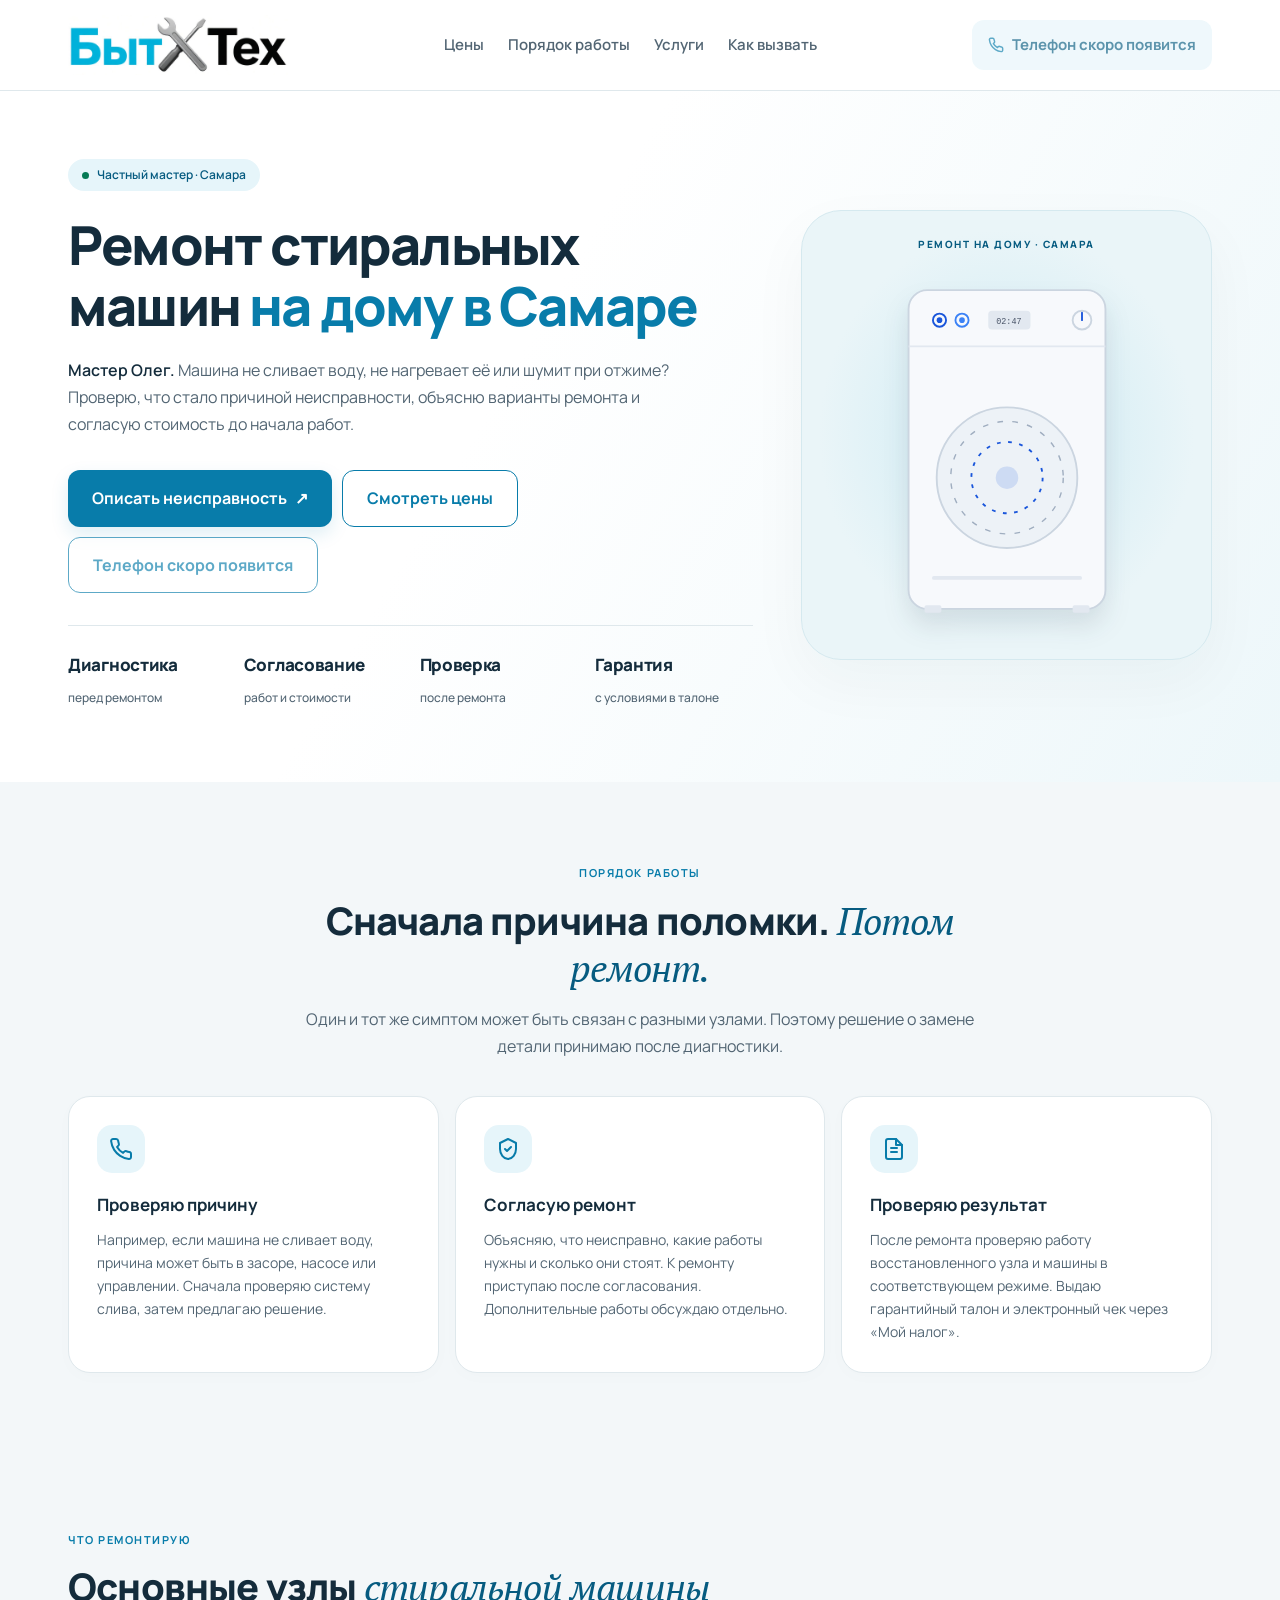
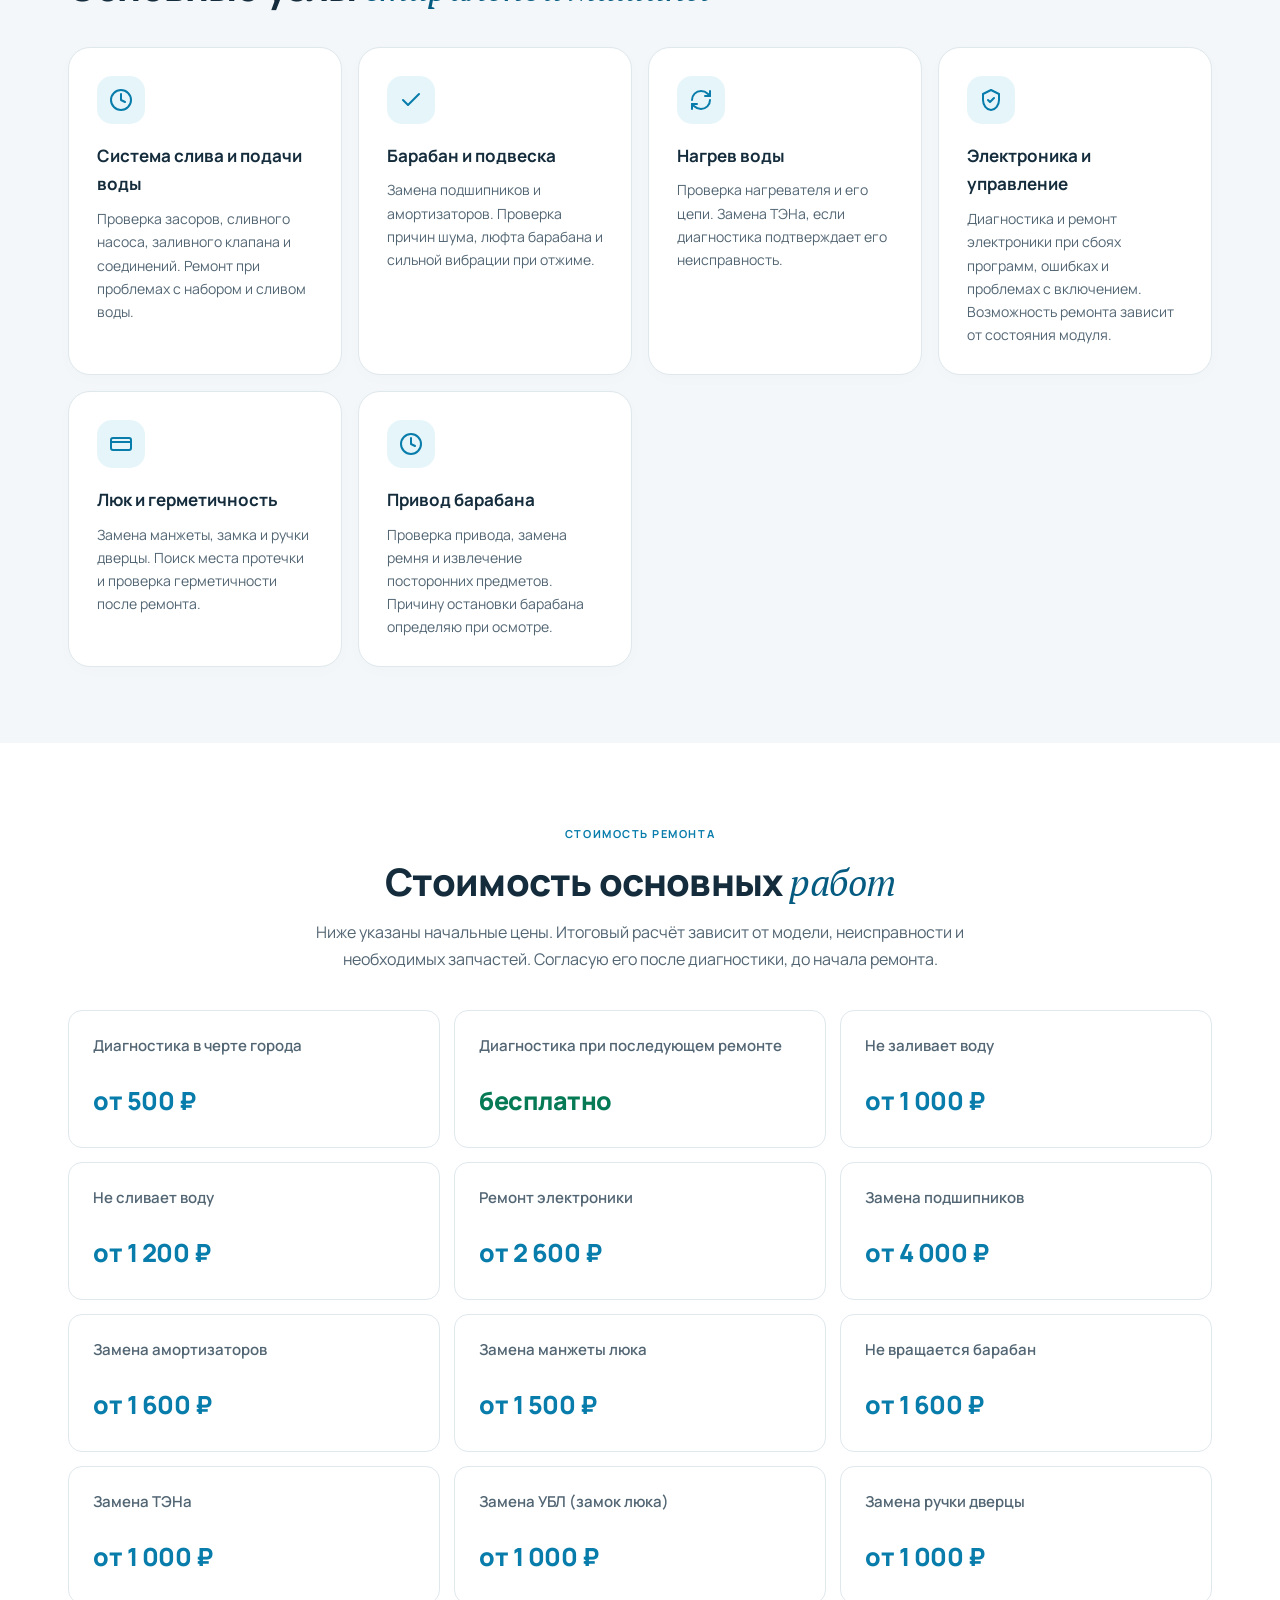
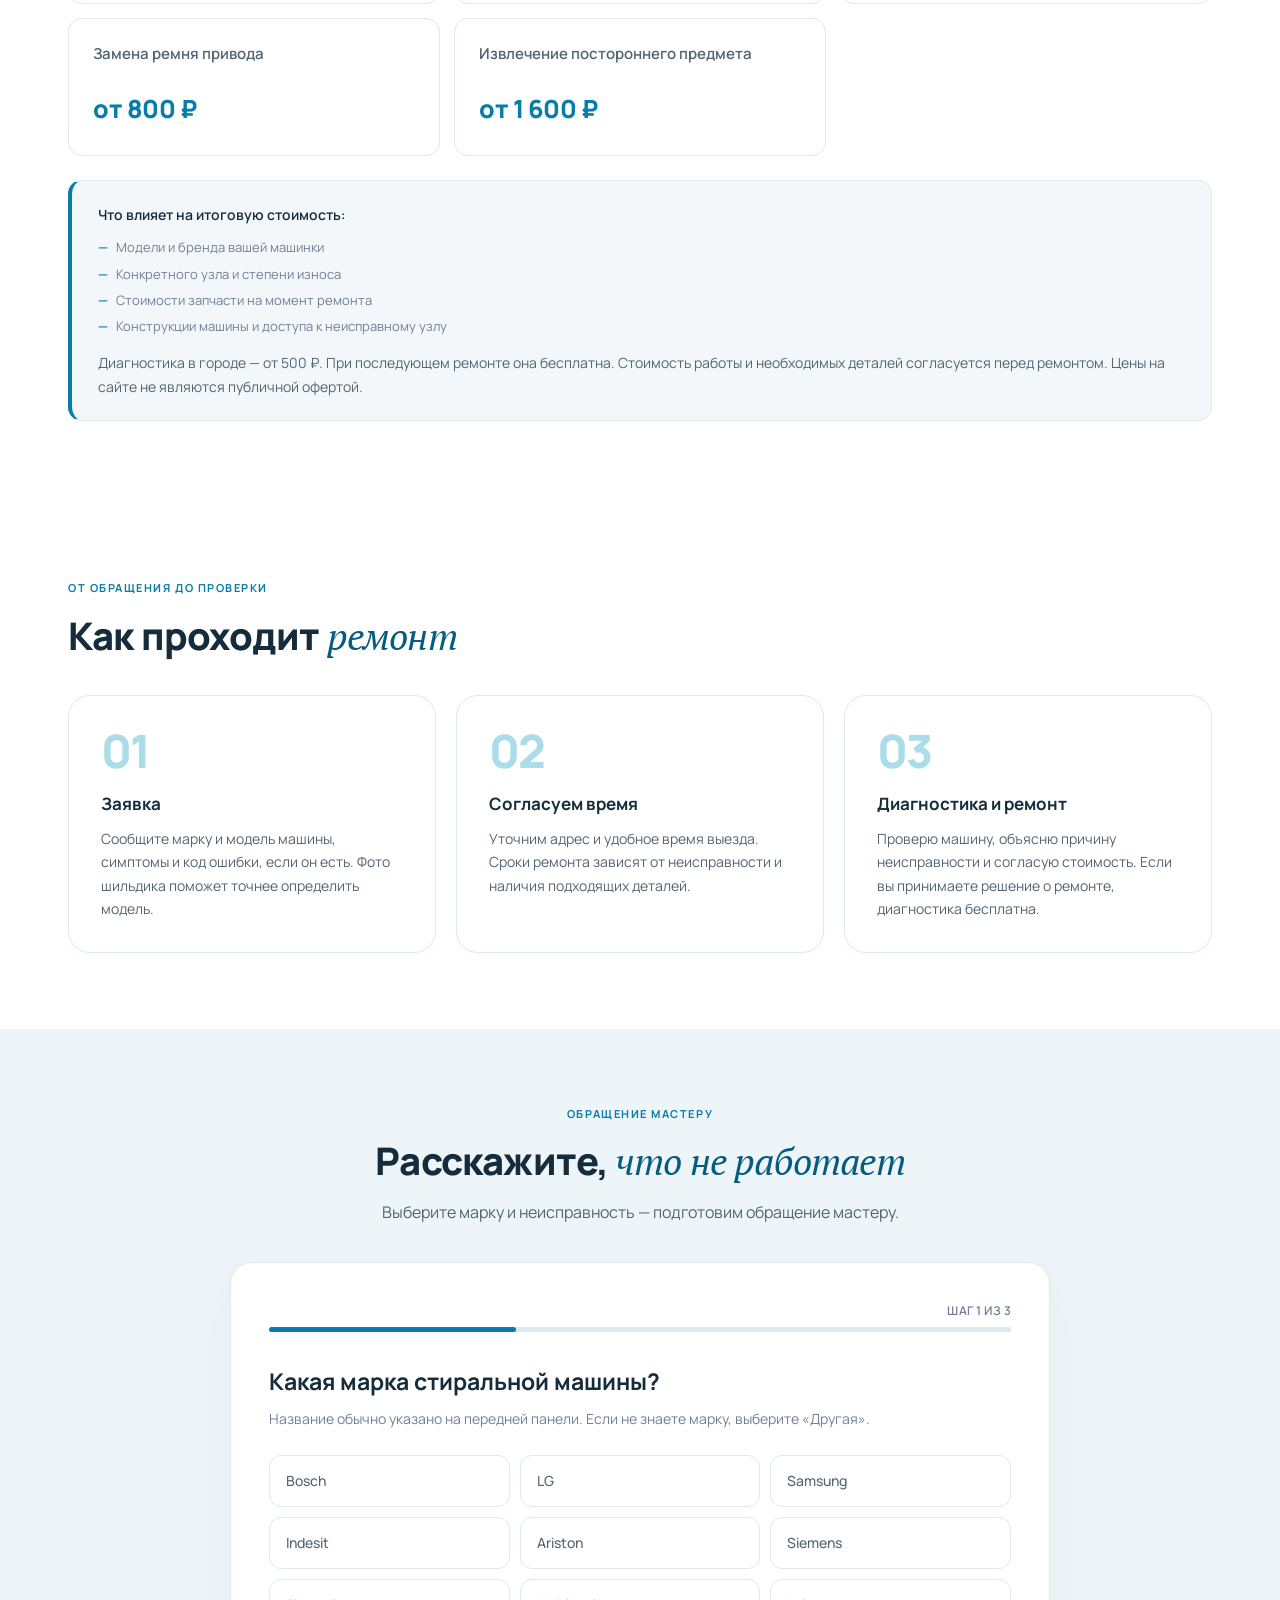
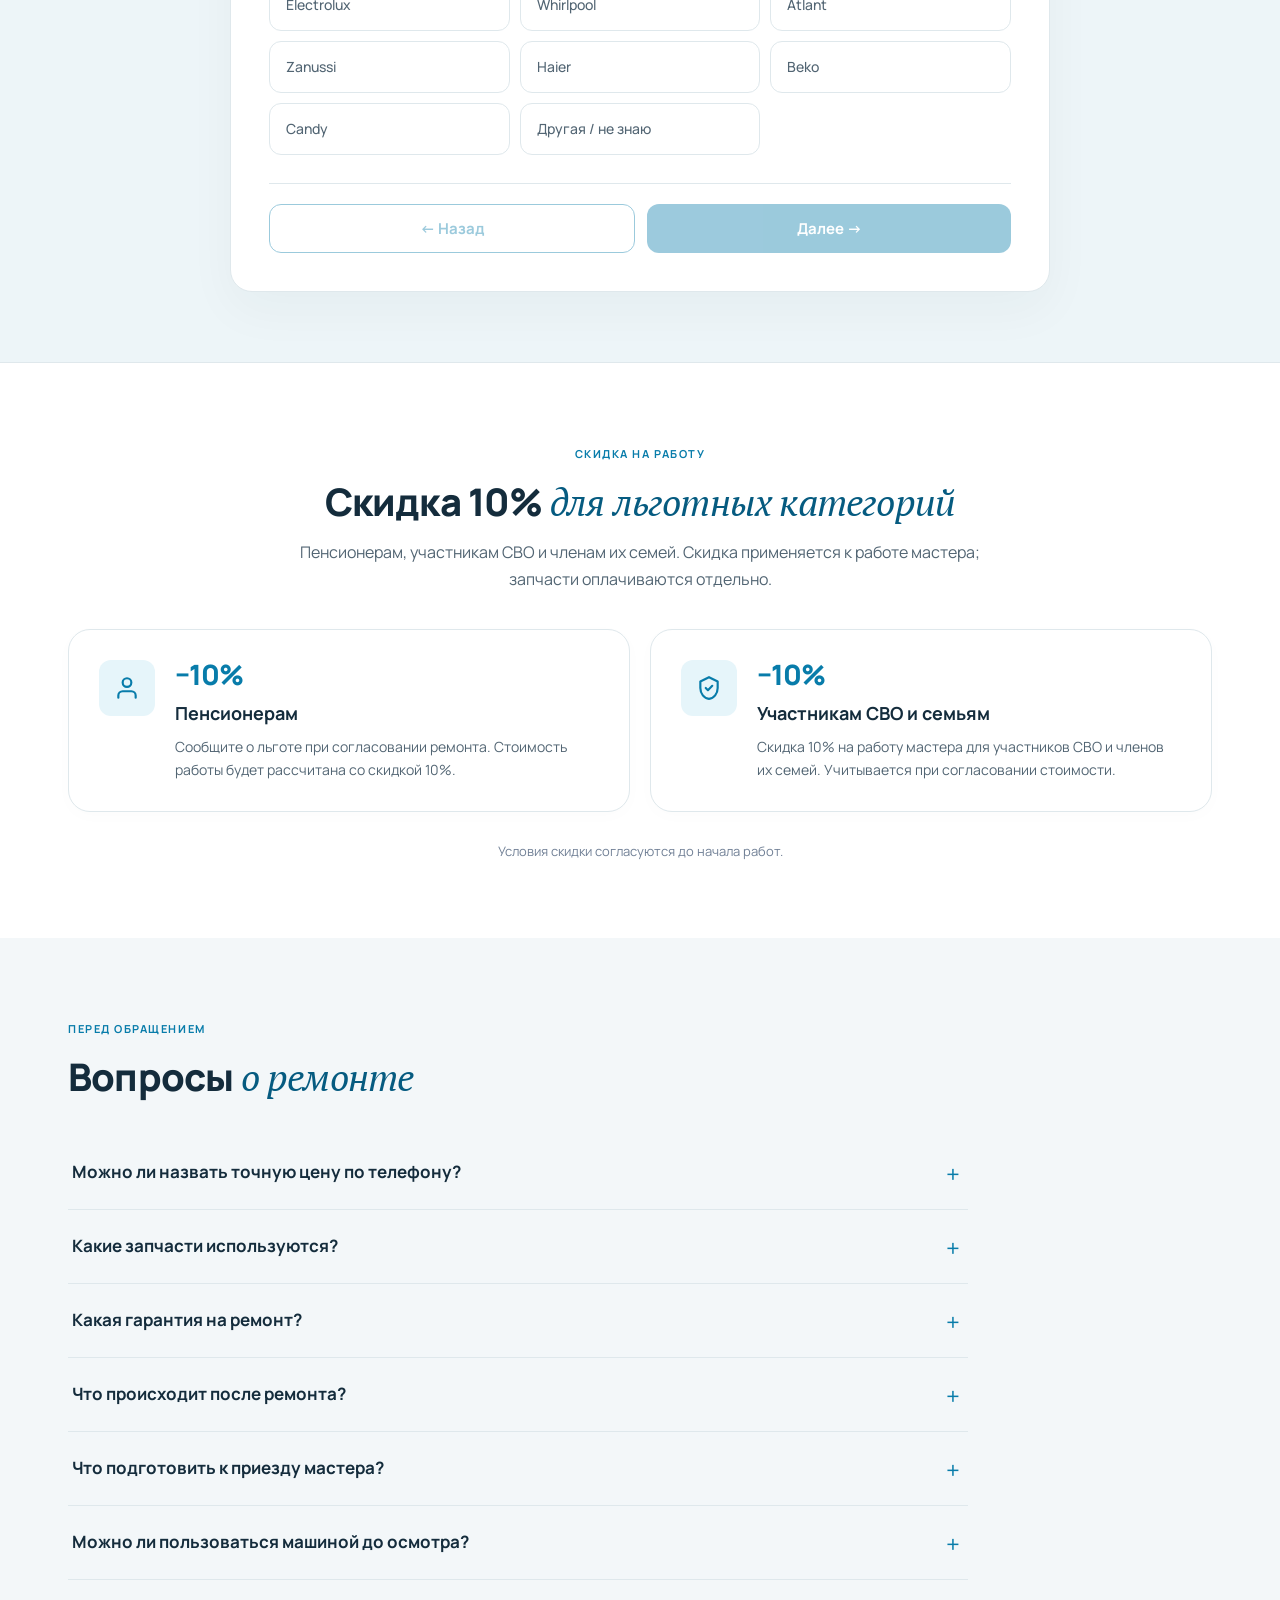
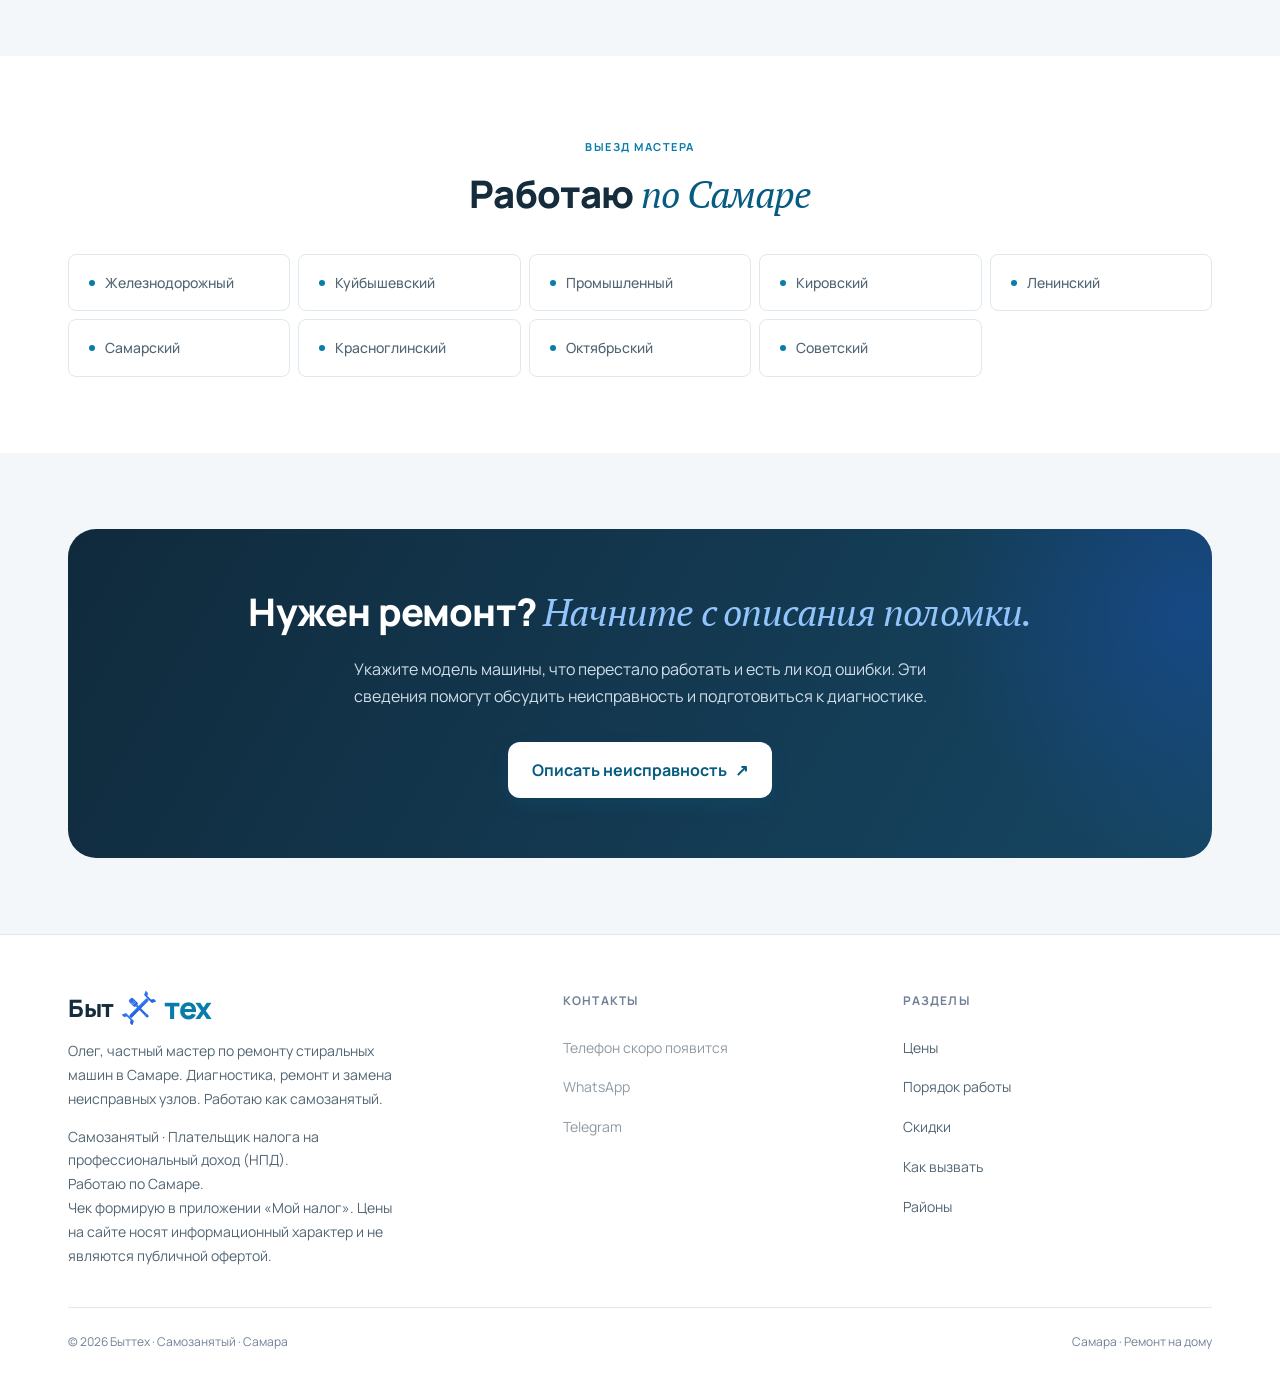
<file: bytteh/index.html>
<!DOCTYPE html>
<html lang="ru">
<head>
<meta charset="UTF-8" />
<meta name="viewport" content="width=device-width, initial-scale=1.0, viewport-fit=cover" />
<title>БытТех — ремонт стиральных машин на дому в Самаре</title>
<meta name="description" content="Ремонт стиральных машин на дому в Самаре. Диагностика, ремонт электроники, замена подшипников, насоса и ТЭНа. Стоимость согласуется до начала работ. Мастер Олег." />
<meta name="theme-color" content="#ffffff" />

<link rel="preconnect" href="https://fonts.googleapis.com">
<link rel="preconnect" href="https://fonts.gstatic.com" crossorigin>
<link href="https://fonts.googleapis.com/css2?family=Manrope:wght@400;500;600;700;800&family=PT+Serif:ital@0;1&display=swap" rel="stylesheet">

<style>
  :root{
    --bg:#ffffff;
    --bg-alt:#f7f9fc;
    --bg-dark:#0b1a33;
    --text:#1a2332;
    --text-2:#4a5568;
    --muted:#718096;
    --muted-2:#a0aec0;
    --blue:#1a56db;
    --blue-dark:#1e429f;
    --blue-light:#e1effe;
    --blue-mid:#c3ddfd;
    --border:#e2e8f0;
    --border-2:#cbd5e0;
    --green:#057a55;
    --green-bg:#def7ec;
    --radius:10px;
    --radius-lg:16px;
    --shadow:0 1px 3px rgba(0,0,0,.08),0 1px 2px rgba(0,0,0,.04);
    --shadow-md:0 4px 12px rgba(0,0,0,.08);
    --shadow-lg:0 10px 30px rgba(0,0,0,.1);
  }

  *{box-sizing:border-box;margin:0;padding:0}
  html{scroll-behavior:smooth;-webkit-text-size-adjust:100%}
  body{font-family:'Manrope',-apple-system,BlinkMacSystemFont,sans-serif;
    background:var(--bg);color:var(--text);line-height:1.65;
    -webkit-font-smoothing:antialiased;overflow-x:hidden;font-size:16px}
  a{color:inherit;text-decoration:none}
  button{font-family:inherit}
  img{max-width:100%;display:block}
  .container{max-width:1180px;margin:0 auto;padding:0 20px}

  /* HEADER + LOGO */
  .header{position:sticky;top:0;z-index:100;background:rgba(255,255,255,.95);
    backdrop-filter:blur(12px);border-bottom:1px solid var(--border);
    transition:box-shadow .3s}
  .header.scrolled{box-shadow:0 2px 12px rgba(0,0,0,.06)}
  .header-inner{display:flex;align-items:center;justify-content:space-between;
    gap:20px;padding:12px 0}
  .logo{display:flex;align-items:center;gap:8px;flex-shrink:0;
    transition:opacity .25s}
  .logo:hover{opacity:.85}
  .logo-word{font-family:'Manrope',sans-serif;font-weight:800;
    letter-spacing:-.5px;line-height:1;color:var(--text)}
  .logo-word--byt{font-size:24px}
  .logo-word--teh{font-size:30px;color:var(--blue);letter-spacing:-1px}
  .logo-icon{width:34px;height:34px;flex-shrink:0;color:var(--blue);
    display:block}
  @media (max-width:520px){
    .logo-word--byt{font-size:20px}
    .logo-word--teh{font-size:24px}
    .logo-icon{width:28px;height:28px}
    .logo{gap:6px}
  }
  .header-nav{display:flex;gap:28px;font-size:15px;font-weight:500;
    color:var(--text-2)}
  .header-nav a{transition:color .2s}
  .header-nav a:hover{color:var(--blue)}
  .header-phone{display:flex;align-items:center;gap:8px;font-weight:700;
    font-size:15px;color:var(--text);white-space:nowrap}
  .header-phone svg{color:var(--blue);flex-shrink:0}
  @media (max-width:900px){.header-nav{display:none}}
  @media (max-width:480px){
    .header-phone span{display:none}
    .header-inner{padding:10px 0}
  }

  /* BUTTONS */
  .btn{display:inline-flex;align-items:center;justify-content:center;gap:8px;
    padding:13px 26px;border-radius:8px;font-weight:600;font-size:15px;
    border:none;cursor:pointer;transition:all .25s;white-space:nowrap;
    font-family:'Manrope',sans-serif;text-align:center}
  .btn-primary{background:var(--blue);color:#fff}
  .btn-primary:hover{background:var(--blue-dark);
    box-shadow:0 4px 14px rgba(26,86,219,.35)}
  .btn-outline{background:transparent;color:var(--blue);
    border:1.5px solid var(--blue)}
  .btn-outline:hover{background:var(--blue-light)}
  .btn-lg{padding:16px 32px;font-size:16px}
  .btn-block{width:100%}

  /* QUIZ */
  .quiz-section{padding:40px 0 60px;background:var(--bg-alt);
    border-bottom:1px solid var(--border)}
  .quiz-card{max-width:720px;margin:0 auto;background:#fff;
    border:1px solid var(--border);border-radius:var(--radius-lg);
    padding:40px;box-shadow:var(--shadow-md)}
  .quiz-progress{position:relative;height:3px;background:var(--border);
    border-radius:100px;margin-bottom:32px;overflow:hidden}
  .quiz-progress-fill{position:absolute;inset:0;width:33%;border-radius:100px;
    background:var(--blue);transition:width .4s ease}
  .quiz-count{position:absolute;top:-28px;right:0;font-size:12px;
    color:var(--muted);letter-spacing:.04em;text-transform:uppercase;
    font-weight:600}
  .quiz-step{display:none}
  .quiz-step.active{display:block;animation:fadeUp .35s ease}
  @keyframes fadeUp{from{opacity:0;transform:translateY(8px)}
    to{opacity:1;transform:translateY(0)}}
  .quiz-step h3{font-size:20px;font-weight:700;margin-bottom:6px}
  .quiz-step > p{color:var(--muted);font-size:14px;margin-bottom:24px}
  .quiz-grid{display:grid;grid-template-columns:repeat(auto-fill,minmax(130px,1fr));
    gap:8px}
  .quiz-opt{padding:13px 16px;border-radius:8px;background:#fff;
    border:1.5px solid var(--border);color:var(--text-2);font-size:14px;
    font-weight:500;font-family:inherit;cursor:pointer;transition:all .2s;
    text-align:left;display:flex;align-items:center;gap:8px;line-height:1.3}
  .quiz-opt:hover{border-color:var(--blue-mid);background:var(--blue-light)}
  .quiz-opt.selected{border-color:var(--blue);background:var(--blue-light);
    color:var(--blue-dark);font-weight:600}
  .quiz-opt .emoji{font-size:16px;flex-shrink:0}
  .quiz-form{display:grid;gap:10px}
  .quiz-form input,.quiz-form textarea{width:100%;padding:14px 16px;
    border-radius:8px;background:#fff;border:1.5px solid var(--border);
    color:var(--text);font-size:15px;font-family:inherit;transition:border .2s}
  .quiz-form input:focus,.quiz-form textarea:focus{outline:none;
    border-color:var(--blue);box-shadow:0 0 0 3px var(--blue-light)}
  .quiz-form input::placeholder,.quiz-form textarea::placeholder{color:var(--muted-2)}
  .quiz-nav{display:flex;justify-content:space-between;gap:12px;margin-top:28px;
    padding-top:20px;border-top:1px solid var(--border)}
  .quiz-nav .btn{flex:1}
  .quiz-nav .btn:disabled{opacity:.4;cursor:not-allowed}
  .quiz-success{text-align:center;padding:16px 0}
  .quiz-success .check{width:64px;height:64px;margin:0 auto 18px;border-radius:50%;
    background:var(--green-bg);display:grid;place-items:center;color:var(--green)}
  .quiz-summary{display:grid;gap:6px;padding:16px 18px;border-radius:8px;
    background:var(--bg-alt);border:1px solid var(--border);
    margin-bottom:18px;font-size:14px}
  .quiz-summary-row{display:flex;justify-content:space-between;gap:16px}
  .quiz-summary-row span:first-child{color:var(--muted)}
  .quiz-summary-row span:last-child{color:var(--text);font-weight:600;
    text-align:right}
  @media (max-width:560px){
    .quiz-card{padding:24px 18px}
    .quiz-grid{grid-template-columns:1fr 1fr}
    .quiz-opt{padding:11px 12px;font-size:13px}
    .quiz-nav{flex-direction:column-reverse}
  }

  /* HERO */
  .hero{padding:60px 0 70px}
  .hero-grid{display:grid;grid-template-columns:1.1fr .9fr;gap:50px;
    align-items:center}
  .hero-badge{display:inline-flex;align-items:center;gap:8px;padding:6px 14px;
    border-radius:100px;font-size:13px;background:var(--blue-light);
    color:var(--blue-dark);font-weight:600;margin-bottom:22px}
  .hero-badge::before{content:'';width:7px;height:7px;border-radius:50%;
    background:var(--green);flex-shrink:0}
  .hero h1{font-size:clamp(30px,4vw,48px);line-height:1.1;font-weight:800;
    letter-spacing:-1px;margin-bottom:20px}
  .hero h1 span{color:var(--blue)}
  .hero-lead{color:var(--text-2);font-size:17px;max-width:520px;
    margin-bottom:32px;line-height:1.7}
  .hero-lead b{color:var(--text);font-weight:600}
  .hero-cta{display:flex;gap:12px;flex-wrap:wrap;margin-bottom:40px}
  .hero-stats{display:grid;grid-template-columns:repeat(4,1fr);gap:20px;
    padding-top:28px;border-top:1px solid var(--border)}
  .stat b{display:block;font-size:clamp(22px,2.6vw,30px);font-weight:800;
    letter-spacing:-1px;line-height:1;margin-bottom:6px;color:var(--text)}
  .stat b.blue{color:var(--blue)}
  .stat span{font-size:12px;color:var(--muted);text-transform:uppercase;
    letter-spacing:.04em;font-weight:500}

  .hero-visual{position:relative;display:flex;align-items:center;
    justify-content:center}
  .hero-visual svg{width:100%;max-width:380px;height:auto}

  @media (max-width:960px){
    .hero-grid{grid-template-columns:1fr;gap:32px}
    .hero-visual{order:-1;max-width:300px;margin:0 auto}
    .hero{padding:40px 0 50px}
  }
  @media (max-width:520px){
    .hero-cta{flex-direction:column}
    .hero-cta .btn{width:100%}
    .hero-stats{grid-template-columns:1fr 1fr;gap:16px}
  }

  /* SECTIONS */
  .section{padding:80px 0}
  .section-alt{background:var(--bg-alt)}
  .section-head{max-width:700px;margin-bottom:56px}
  .section-head.center{text-align:center;margin-left:auto;margin-right:auto}
  .section-label{display:inline-block;font-size:13px;font-weight:700;
    color:var(--blue);text-transform:uppercase;letter-spacing:.08em;
    margin-bottom:14px}
  .section-head h2{font-size:clamp(26px,3.2vw,38px);font-weight:800;
    letter-spacing:-.8px;line-height:1.15;margin-bottom:14px}
  .section-head h2 em{font-family:'PT Serif',serif;font-style:italic;
    font-weight:400;color:var(--blue)}
  .section-head p{color:var(--text-2);font-size:16px;line-height:1.7}

  /* REVEAL */
  .reveal{opacity:0;transform:translateY(30px);
    transition:opacity .7s ease,transform .7s ease}
  .reveal.in{opacity:1;transform:translateY(0)}

  /* FEATURES */
  .features{display:grid;grid-template-columns:repeat(auto-fit,minmax(240px,1fr));
    gap:20px}
  .feature{background:#fff;border:1px solid var(--border);
    border-radius:var(--radius-lg);padding:28px;transition:all .3s}
  .feature:hover{border-color:var(--blue-mid);box-shadow:var(--shadow-md);
    transform:translateY(-3px)}
  .feature-icon{width:48px;height:48px;border-radius:10px;
    background:var(--blue-light);display:grid;place-items:center;
    color:var(--blue);margin-bottom:18px}
  .feature h3{font-size:17px;font-weight:700;margin-bottom:8px}
  .feature p{font-size:14px;color:var(--text-2);line-height:1.65}

  /* DISCOUNTS */
  .discounts{display:grid;grid-template-columns:1fr 1fr;gap:20px;
    max-width:860px;margin:0 auto}
  .discount-card{background:#fff;border:1px solid var(--border);
    border-radius:var(--radius-lg);padding:32px;display:flex;
    align-items:flex-start;gap:20px;transition:all .3s}
  .discount-card:hover{border-color:var(--blue-mid);
    box-shadow:var(--shadow-md)}
  .discount-icon{width:56px;height:56px;border-radius:12px;
    background:var(--blue-light);display:grid;place-items:center;
    color:var(--blue);flex-shrink:0}
  .discount-info h3{font-size:18px;font-weight:700;margin-bottom:6px}
  .discount-info .pct{font-size:28px;font-weight:800;color:var(--blue);
    letter-spacing:-1px;line-height:1;margin-bottom:10px}
  .discount-info p{font-size:14px;color:var(--text-2);line-height:1.65}
  @media (max-width:640px){
    .discounts{grid-template-columns:1fr}
    .discount-card{padding:24px;flex-direction:column;gap:14px}
  }

  /* PRICES */
  .price-grid{display:grid;
    grid-template-columns:repeat(auto-fill,minmax(260px,1fr));gap:12px}
  .price-card{background:#fff;border:1px solid var(--border);
    border-radius:var(--radius);padding:22px;display:flex;
    flex-direction:column;justify-content:space-between;min-height:150px;
    transition:all .25s}
  .price-card:hover{border-color:var(--blue-mid);box-shadow:var(--shadow-md)}
  .price-card h3{font-size:15px;font-weight:600;line-height:1.45;
    margin-bottom:12px;color:var(--text-2)}
  .price-val{font-size:22px;font-weight:800;color:var(--blue);
    letter-spacing:-.5px;margin-top:auto}
  .price-val.free{color:var(--green)}
  .price-note{max-width:800px;margin:36px auto 0;padding:22px 26px;
    background:var(--bg-alt);border:1px solid var(--border);
    border-radius:var(--radius);font-size:14px;color:var(--text-2);
    line-height:1.7}
  .price-note strong{color:var(--text);font-weight:600}
  .price-note ul{list-style:none;padding:0;margin:10px 0 14px;
    display:grid;gap:4px}
  .price-note li{display:flex;gap:8px;font-size:13px;color:var(--muted)}
  .price-note li::before{content:'—';color:var(--blue);flex-shrink:0;
    font-weight:600}

  /* PILLS */
  .pills{display:flex;flex-wrap:wrap;gap:8px;justify-content:center;
    max-width:900px;margin:0 auto}
  .pill{padding:10px 20px;background:#fff;border:1px solid var(--border);
    border-radius:100px;font-size:14px;font-weight:500;color:var(--text-2);
    transition:all .2s}
  .pill:hover{border-color:var(--blue);color:var(--blue);
    background:var(--blue-light)}

  /* STEPS */
  .steps{display:grid;grid-template-columns:repeat(3,1fr);gap:20px}
  .step{background:#fff;border:1px solid var(--border);
    border-radius:var(--radius-lg);padding:32px;position:relative}
  .step-num{font-size:40px;font-weight:800;color:var(--blue-mid);
    line-height:1;letter-spacing:-2px;margin-bottom:16px}
  .step h3{font-size:17px;font-weight:700;margin-bottom:8px}
  .step p{font-size:14px;color:var(--text-2);line-height:1.65}
  @media (max-width:760px){.steps{grid-template-columns:1fr;gap:14px}}

  /* WARNINGS */
  .warnings{display:grid;grid-template-columns:1fr 1fr;gap:14px;
    max-width:960px;margin:0 auto}
  .warning{display:flex;gap:14px;padding:22px;background:#fff;
    border:1px solid var(--border);border-radius:var(--radius);
    transition:all .25s}
  .warning:hover{border-color:var(--blue-mid)}
  .warning-icon{font-size:20px;line-height:1.2;flex-shrink:0}
  .warning p{font-size:14px;color:var(--text-2);line-height:1.65}
  .warning strong{color:var(--text);font-weight:600}
  @media (max-width:640px){.warnings{grid-template-columns:1fr}}

  /* DISTRICTS */
  .districts{display:grid;
    grid-template-columns:repeat(auto-fill,minmax(200px,1fr));gap:8px;
    max-width:1040px;margin:0 auto}
  .district{padding:16px 20px;border-radius:8px;background:#fff;
    border:1px solid var(--border);font-size:14px;font-weight:500;
    display:flex;align-items:center;gap:10px;color:var(--text-2);
    transition:all .2s}
  .district::before{content:'';width:6px;height:6px;border-radius:50%;
    background:var(--blue);flex-shrink:0}
  .district:hover{border-color:var(--blue-mid);background:var(--blue-light);
    color:var(--text)}

  /* CTA */
  .cta-wrap{background:var(--bg-dark);border-radius:var(--radius-lg);
    padding:64px 48px;text-align:center;color:#fff;position:relative;
    overflow:hidden}
  .cta-wrap::before{content:'';position:absolute;top:-50%;right:-20%;
    width:500px;height:500px;border-radius:50%;
    background:radial-gradient(circle,rgba(26,86,219,.3),transparent 70%);
    pointer-events:none}
  .cta-wrap h2{font-size:clamp(26px,3.2vw,38px);font-weight:800;
    letter-spacing:-.8px;line-height:1.15;margin-bottom:16px;
    position:relative}
  .cta-wrap h2 em{font-family:'PT Serif',serif;font-style:italic;
    font-weight:400;color:#93c5fd}
  .cta-wrap p{color:#94a3b8;max-width:500px;margin:0 auto 32px;
    font-size:16px;line-height:1.7;position:relative}
  .cta-wrap .btn{position:relative}
  .cta-wrap .btn-primary{background:#fff;color:var(--blue-dark)}
  .cta-wrap .btn-primary:hover{background:var(--blue-light);
    box-shadow:0 8px 24px rgba(255,255,255,.2)}
  @media (max-width:560px){.cta-wrap{padding:40px 22px}}

  /* FOOTER */
  .footer{padding:56px 0 32px;border-top:1px solid var(--border);
    background:var(--bg-alt)}
  .footer-grid{display:grid;grid-template-columns:1.5fr 1fr 1fr;
    gap:40px;margin-bottom:40px}
  .footer-brand .logo{margin-bottom:14px}
  .footer-brand p{color:var(--text-2);font-size:14px;max-width:340px;
    line-height:1.7}
  .footer-legal{margin-top:14px;font-size:12px;color:var(--muted);
    line-height:1.6;max-width:520px}
  .footer-col h5{font-size:12px;text-transform:uppercase;
    letter-spacing:.1em;color:var(--muted);margin-bottom:16px;font-weight:700}
  .footer-col a{display:block;font-size:14px;color:var(--text-2);
    padding:5px 0;transition:color .2s}
  .footer-col a:hover{color:var(--blue)}
  .footer-bottom{padding-top:24px;border-top:1px solid var(--border);
    display:flex;justify-content:space-between;gap:16px;flex-wrap:wrap;
    font-size:13px;color:var(--muted)}
  @media (max-width:640px){.footer-grid{grid-template-columns:1fr;gap:28px}}

  /* FLOAT CALL */
  .float-call{position:fixed;bottom:20px;right:20px;z-index:90;
    width:56px;height:56px;border-radius:50%;background:var(--blue);
    color:#fff;display:none;place-items:center;
    box-shadow:0 6px 20px rgba(26,86,219,.4);cursor:pointer;
    transition:transform .25s}
  .float-call:hover{transform:scale(1.08)}
  @media (max-width:900px){.float-call{display:grid}}

  @media (prefers-reduced-motion:reduce){
    *,*::before,*::after{animation-duration:.01ms !important;
      transition-duration:.01ms !important}
    .reveal{opacity:1;transform:none}
  }

  .header .header-brand-image{display:block;width:220px;height:auto;flex-shrink:0}
  @media(max-width:520px){.header .header-brand-image{width:160px}}

  /* Final layout and interaction polish */
  :root{--blue:#087caa;--blue-dark:#065b80;--blue-light:#e6f5fa;--blue-mid:#abdce9;--bg-alt:#f3f7f9;--text:#142c3c;--text-2:#526573;--border:#dfE8ec;--radius:14px;--radius-lg:22px}
  html{scroll-padding-top:100px}body{line-height:1.7}
  .container{max-width:1200px;padding-inline:28px}
  .skip-link{position:fixed;top:8px;left:8px;z-index:200;padding:12px;background:white;border:2px solid var(--blue);transform:translateY(-150%)}.skip-link:focus{transform:none}
  :focus-visible{outline:3px solid #087caa;outline-offset:4px}
  .header-inner{min-height:90px;gap:24px}.header-nav{gap:24px;font-weight:600}.header-nav a{padding:10px 0}.header-nav a.active{color:var(--blue)}
  .header-phone{padding:12px 16px;background:var(--blue-light);border-radius:12px;color:var(--blue-dark);min-height:46px}
  .menu-toggle{display:none;background:white;border:1px solid var(--border);border-radius:12px;width:46px;height:46px;cursor:pointer;padding:12px}.menu-toggle span{display:block;height:2px;background:var(--text);margin:4px 0}
  .btn{min-height:48px;border-radius:12px;font-weight:700;white-space:normal;line-height:1.4;transition:background .2s,box-shadow .2s,transform .2s}.btn:hover:not(:disabled){transform:translateY(-2px)}.btn:active:not(:disabled){transform:translateY(0)}.btn-primary{box-shadow:0 7px 18px #087caa22}.btn:disabled{opacity:.45;cursor:not-allowed;box-shadow:none}.btn-outline{background:white}.btn-lg{min-height:56px;padding:16px 24px}
  .hero{padding:68px 0 72px;background:linear-gradient(120deg,#fff 40%,#edf7fa)}.hero-grid{grid-template-columns:1.25fr .75fr;gap:48px}.hero h1{font-size:clamp(34px,4.2vw,54px);line-height:1.13;letter-spacing:-1.8px}.hero-lead{font-size:16px;max-width:640px}.hero-badge{font-size:12px;margin-bottom:24px}.hero-cta{gap:10px;margin-bottom:32px}.hero-cta .btn:last-child{flex-basis:auto}.hero-stats{gap:18px}.stat b{font-size:26px}.stat span{font-size:11px;letter-spacing:.025em;color:#526573}
  .hero-visual{min-height:450px;background:radial-gradient(ellipse at center,#cceaf3 0%,#eaf5f8 65%);border:1px solid #d5e9ef;border-radius:40px;box-shadow:0 22px 60px #142c3c0a;padding:40px 24px 10px}.hero-visual svg{max-width:300px;filter:drop-shadow(0 15px 12px #142c3c1a)}.visual-caption{position:absolute;top:25px;left:0;right:0;text-align:center;font-size:10px;font-weight:800;letter-spacing:.15em;color:var(--blue-dark)}
  .section{padding:76px 0}.section-head{margin-bottom:36px}.section-head h2{line-height:1.22}.section-label{font-size:11px;letter-spacing:.14em}.section-head h2 em{color:var(--blue-dark)}
  .quiz-section{padding:70px 0;background:#edf5f8}.quiz-card{max-width:820px;padding:38px;box-shadow:0 18px 50px #142c3c0a}.quiz-progress{height:5px;overflow:visible;margin-top:26px;margin-bottom:30px}.quiz-count{top:-26px}.quiz-progress-fill{max-width:100%}.quiz-grid{grid-template-columns:repeat(3,minmax(0,1fr));gap:10px}.quiz-opt{min-height:52px;border-radius:12px}.quiz-opt.selected{box-shadow:inset 0 0 0 1px var(--blue)}.quiz-step h3{font-size:23px}.quiz-form{gap:8px}.quiz-form label{font-size:13px;font-weight:700;margin-top:8px}.quiz-form label span,.quiz-form small{font-weight:400;color:var(--text-2)}.quiz-form input,.quiz-form textarea{font-size:16px;border-radius:12px}.request-text{width:100%;resize:vertical;padding:16px;border:1px solid var(--border);border-radius:12px;font-family:inherit;font-size:14px;line-height:1.65;margin-bottom:14px}.quiz-success #copyStatus{min-height:28px;font-size:13px;margin:8px 0;color:var(--blue-dark)}.quiz-summary-row{align-items:center}
  .feature,.step,.discount-card{box-shadow:0 4px 18px #142c3c04}.feature{padding:28px}.feature-icon{border-radius:15px}.features{gap:16px}.price-grid{grid-template-columns:repeat(3,minmax(0,1fr));gap:14px}.price-card{min-height:138px;padding:24px}.price-val{font-size:25px}.price-note{max-width:none;border-left:4px solid var(--blue);margin-top:24px}.discounts{max-width:none}.discount-card{padding:30px}.step-num{font-size:46px}.districts{max-width:none}.cta-wrap{padding:60px 40px;border-radius:28px;background:linear-gradient(120deg,#102a3c,#164663)}.cta-wrap h2{line-height:1.2;max-width:800px;margin:0 auto 20px}.cta-wrap p{color:#cfdee7;max-width:620px}.footer{background:white}.footer-col a{padding:8px 0}.footer-grid{gap:32px}.footer-bottom{font-size:12px}
  .reveal{opacity:1;transform:none}.mobile-request{display:none}
  a[aria-disabled="true"]{cursor:default;opacity:.65;pointer-events:none}.float-call[aria-disabled="true"]{display:none}
  @media(max-width:640px){.mobile-request{right:20px}}
  @media(max-width:1050px){.header-nav{gap:15px;font-size:13px}.header .header-brand-image{width:185px}.header-inner{gap:16px}.header-phone{font-size:13px;padding:12px}.hero-grid{gap:30px}.hero-visual{min-height:400px}.hero h1{font-size:44px}}
  @media(max-width:900px){.header-inner{min-height:76px;flex-wrap:wrap;gap:10px}.header .logo{margin-right:auto}.menu-toggle{display:block;order:3}.header-phone{order:2}.header-nav{order:4;display:none;width:100%;padding:8px 0 16px;gap:8px;border-top:1px solid var(--border)}.header-nav.open{display:grid;grid-template-columns:1fr 1fr}.header-nav a{padding:12px;background:var(--bg-alt);border-radius:10px}.hero-grid{grid-template-columns:1fr}.hero-visual{order:0;min-height:300px;max-width:none;width:100%;margin:0}.hero-visual svg{max-width:210px}.hero{padding:40px 0 50px}.hero h1{font-size:clamp(34px,6vw,48px)}.hero-lead{max-width:none}.footer-grid{grid-template-columns:1.5fr 1fr 1fr}.float-call{bottom:calc(16px + env(safe-area-inset-bottom));right:18px}}
  @media(max-width:640px){.container{padding-inline:20px}.section,.quiz-section{padding:48px 0}.section-head{margin-bottom:28px}.header .header-brand-image{width:155px}.header-phone span{display:none}.header-phone{width:44px;justify-content:center;padding:10px}.header-inner{min-height:70px}.hero h1{letter-spacing:-1px}.hero-badge{font-size:11px;padding:7px 11px}.hero-visual{min-height:260px;border-radius:24px}.hero-visual svg{max-width:185px}.hero-stats{grid-template-columns:1fr 1fr;gap:22px}.hero-cta{flex-direction:column}.hero-cta .btn{width:100%}.quiz-card{padding:26px 20px}.quiz-grid{grid-template-columns:1fr 1fr}.quiz-opt{font-size:13px;padding:12px}.quiz-step h3{font-size:20px}.quiz-nav{flex-direction:row}.quiz-nav .btn{padding:13px 15px}.price-grid{grid-template-columns:1fr 1fr;gap:10px}.price-card{min-height:155px;padding:18px}.price-card h3{font-size:13px}.price-val{font-size:22px}.features,.discounts,.steps,.warnings{grid-template-columns:1fr}.feature,.step{padding:24px}.discount-card{flex-direction:row;padding:24px;gap:14px}.discount-info h3{font-size:16px}.districts{grid-template-columns:1fr 1fr}.district{padding:14px 12px;font-size:12px}.footer-grid{grid-template-columns:1fr}.cta-wrap{padding:36px 22px}.cta-wrap .btn{width:100%;padding-inline:16px}.footer{padding-bottom:110px}.mobile-request{display:flex;align-items:center;justify-content:center;position:fixed;bottom:calc(18px + env(safe-area-inset-bottom));left:20px;right:90px;min-height:52px;border-radius:14px;background:var(--blue);color:white;font-size:14px;font-weight:700;z-index:90;box-shadow:0 8px 24px #142c3c33}.float-call{background:var(--bg-dark);width:52px;height:52px;bottom:calc(18px + env(safe-area-inset-bottom))}}
  @media(max-width:360px){.container{padding-inline:16px}.header .header-brand-image{width:140px}.quiz-nav{flex-direction:column-reverse}.price-grid{grid-template-columns:1fr}.discount-card{flex-direction:column}}
  @media(prefers-reduced-motion:reduce){html{scroll-behavior:auto}.btn:hover:not(:disabled),.feature:hover{transform:none}}


  @media(max-width:640px){.mobile-request{right:20px}}

  .hero-stats .stat b{font-size:clamp(13px,1.45vw,17px);letter-spacing:-.3px;line-height:1.35}.hero-stats .stat span{text-transform:none;font-size:12px;letter-spacing:0}.faq-list{max-width:900px}.faq-item{border-bottom:1px solid var(--border);padding:0 4px}.faq-item summary{padding:22px 36px 22px 0;font-size:17px;font-weight:700;cursor:pointer;position:relative;list-style:none}.faq-item summary::-webkit-details-marker{display:none}.faq-item summary::after{content:'+';position:absolute;right:4px;top:18px;color:var(--blue);font-size:24px;font-weight:400}.faq-item[open] summary::after{content:'−'}.faq-item p{padding:0 36px 24px 0;font-size:15px;color:var(--text-2);max-width:800px}.faq-item[open] summary{color:var(--blue-dark)}
</style>
</head>
<body>
<a class="skip-link" href="#main">Перейти к содержанию</a>

<!-- HEADER -->
<header class="header" id="header">
  <div class="container header-inner">
    <a href="#home" class="logo" aria-label="Быттех — ремонт стиральных машин в Самаре">
      <svg class="header-brand-image" viewBox="60 235 1060 285" xmlns="http://www.w3.org/2000/svg" aria-hidden="true" focusable="false">
        <image width="1168" height="784" href="[data-uri]" />
      </svg>
    </a>
    <button class="menu-toggle" type="button" aria-expanded="false" aria-controls="siteNav" aria-label="Открыть меню"><span></span><span></span><span></span></button>
    <nav class="header-nav" id="siteNav" aria-label="Основная навигация">
      <a href="#prices">Цены</a>
      <a href="#honesty">Порядок работы</a>
      <a href="#features">Услуги</a>
      <a href="#how">Как вызвать</a>
    </nav>
    <a  class="header-phone" aria-label="Позвонить мастеру" role="link" aria-disabled="true" title="Контакты мастера скоро появятся">
      <svg width="16" height="16" viewBox="0 0 24 24" fill="none" stroke="currentColor" stroke-width="2.2" stroke-linecap="round" stroke-linejoin="round">
        <path d="M22 16.92v3a2 2 0 0 1-2.18 2 19.79 19.79 0 0 1-8.63-3.07 19.5 19.5 0 0 1-6-6 19.79 19.79 0 0 1-3.07-8.67A2 2 0 0 1 4.11 2h3a2 2 0 0 1 2 1.72c.13.96.37 1.9.72 2.81a2 2 0 0 1-.45 2.11L8.09 9.91a16 16 0 0 0 6 6l1.27-1.27a2 2 0 0 1 2.11-.45c.9.35 1.85.59 2.81.72A2 2 0 0 1 22 16.92z"/>
      </svg>
      <span>Телефон скоро появится</span>
    </a>
  </div>
</header>

<!-- HERO -->
<main id="main"><section class="hero" id="home">
  <div class="container hero-grid">
    <div>
      <span class="hero-badge">Частный мастер · Самара</span>
      <h1>Ремонт стиральных машин <span>на дому в Самаре</span></h1>
      <p class="hero-lead"><b>Мастер Олег.</b> Машина не сливает воду, не нагревает её или шумит при отжиме? Проверю, что стало причиной неисправности, объясню варианты ремонта и согласую стоимость до начала работ.</p>
      <div class="hero-cta">
        <a href="#estimate" class="btn btn-primary btn-lg">Описать неисправность <span aria-hidden="true">↗</span></a>
        <a href="#prices" class="btn btn-outline btn-lg">Смотреть цены</a>
        <a  class="btn btn-outline btn-lg" role="link" aria-disabled="true" title="Контакты мастера скоро появятся">Телефон скоро появится</a>
      </div>
      <div class="hero-stats">
        <div class="stat"><b>Диагностика</b><span>перед ремонтом</span></div>
        <div class="stat"><b>Согласование</b><span>работ и стоимости</span></div>
        <div class="stat"><b>Проверка</b><span>после ремонта</span></div>
        <div class="stat"><b>Гарантия</b><span>с условиями в талоне</span></div>
      </div>
    </div>
    <div class="hero-visual" aria-hidden="true"><span class="visual-caption">РЕМОНТ НА ДОМУ · САМАРА</span>
      <svg viewBox="0 0 320 400" xmlns="http://www.w3.org/2000/svg" fill="none">
        <defs>
          <linearGradient id="machine-g" x1="0" y1="0" x2="1" y2="1">
            <stop offset="0" stop-color="#3b82f6"/>
            <stop offset="1" stop-color="#1a56db"/>
          </linearGradient>
        </defs>
        <rect x="55" y="30" width="210" height="340" rx="20" fill="#f7f9fc" stroke="#cbd5e0" stroke-width="2"/>
        <line x1="55" y1="90" x2="265" y2="90" stroke="#e2e8f0" stroke-width="2"/>
        <circle cx="88" cy="62" r="7" fill="none" stroke="#1a56db" stroke-width="2"/>
        <circle cx="88" cy="62" r="3" fill="#1a56db"/>
        <circle cx="112" cy="62" r="7" fill="none" stroke="#3b82f6" stroke-width="2"/>
        <circle cx="112" cy="62" r="3" fill="#3b82f6"/>
        <rect x="140" y="52" width="45" height="20" rx="4" fill="#e2e8f0"/>
        <text x="162" y="66" fill="#4a5568" font-family="monospace" font-size="9" text-anchor="middle">02:47</text>
        <circle cx="240" cy="62" r="10" fill="none" stroke="#cbd5e0" stroke-width="2"/>
        <line x1="240" y1="62" x2="240" y2="54" stroke="#1a56db" stroke-width="2" stroke-linecap="round"/>
        <circle cx="160" cy="230" r="75" fill="#edf2f7" stroke="#cbd5e0" stroke-width="2"/>
        <circle cx="160" cy="230" r="60" fill="none" stroke="#a0aec0" stroke-width="1.5" stroke-dasharray="6 10"/>
        <circle cx="160" cy="230" r="38" fill="none" stroke="#1a56db" stroke-width="2" stroke-dasharray="4 8"/>
        <circle cx="160" cy="230" r="12" fill="#1a56db" opacity=".15"/>
        <rect x="80" y="335" width="160" height="4" rx="2" fill="#e2e8f0"/>
        <rect x="72" y="366" width="18" height="8" rx="2" fill="#e2e8f0"/>
        <rect x="230" y="366" width="18" height="8" rx="2" fill="#e2e8f0"/>
      </svg>
    </div>
  </div>
</section>

<!-- HONESTY -->
<section class="section section-alt" id="honesty">
  <div class="container">
    <div class="section-head center reveal">
      <span class="section-label">Порядок работы</span>
      <h2>Сначала причина поломки. <em>Потом ремонт.</em></h2>
      <p>Один и тот же симптом может быть связан с разными узлами. Поэтому решение о замене детали принимаю после диагностики.</p>
    </div>
    <div class="features reveal">
      <div class="feature">
        <div class="feature-icon">
          <svg width="24" height="24" viewBox="0 0 24 24" fill="none" stroke="currentColor" stroke-width="2" stroke-linecap="round" stroke-linejoin="round">
            <path d="M22 16.92v3a2 2 0 0 1-2.18 2 19.79 19.79 0 0 1-8.63-3.07 19.5 19.5 0 0 1-6-6 19.79 19.79 0 0 1-3.07-8.67A2 2 0 0 1 4.11 2h3a2 2 0 0 1 2 1.72c.13.96.37 1.9.72 2.81a2 2 0 0 1-.45 2.11L8.09 9.91a16 16 0 0 0 6 6l1.27-1.27a2 2 0 0 1 2.11-.45c.9.35 1.85.59 2.81.72A2 2 0 0 1 22 16.92z"/>
          </svg>
        </div>
        <h3>Проверяю причину</h3>
        <p>Например, если машина не сливает воду, причина может быть в засоре, насосе или управлении. Сначала проверяю систему слива, затем предлагаю решение.</p>
      </div>
      <div class="feature">
        <div class="feature-icon">
          <svg width="24" height="24" viewBox="0 0 24 24" fill="none" stroke="currentColor" stroke-width="2" stroke-linecap="round" stroke-linejoin="round">
            <path d="M12 2 4 6v6c0 5 3.5 9.7 8 10 4.5-.3 8-5 8-10V6l-8-4z"/>
            <path d="m9 12 2 2 4-4"/>
          </svg>
        </div>
        <h3>Согласую ремонт</h3>
        <p>Объясняю, что неисправно, какие работы нужны и сколько они стоят. К ремонту приступаю после согласования. Дополнительные работы обсуждаю отдельно.</p>
      </div>
      <div class="feature">
        <div class="feature-icon">
          <svg width="24" height="24" viewBox="0 0 24 24" fill="none" stroke="currentColor" stroke-width="2" stroke-linecap="round" stroke-linejoin="round">
            <path d="M14 2H6a2 2 0 0 0-2 2v16a2 2 0 0 0 2 2h12a2 2 0 0 0 2-2V8z"/>
            <polyline points="14 2 14 8 20 8"/>
            <line x1="9" y1="15" x2="15" y2="15"/>
            <line x1="9" y1="11" x2="15" y2="11"/>
          </svg>
        </div>
        <h3>Проверяю результат</h3>
        <p>После ремонта проверяю работу восстановленного узла и машины в соответствующем режиме. Выдаю гарантийный талон и электронный чек через «Мой налог».</p>
      </div>
    </div>
  </div>
</section>

<!-- ADVANTAGES -->
<section class="section section-alt" id="features">
  <div class="container">
    <div class="section-head reveal">
      <span class="section-label">Что ремонтирую</span>
      <h2>Основные узлы <em>стиральной машины</em></h2>
    </div>
    <div class="features reveal">
      <div class="feature">
        <div class="feature-icon">
          <svg width="24" height="24" viewBox="0 0 24 24" fill="none" stroke="currentColor" stroke-width="2" stroke-linecap="round" stroke-linejoin="round">
            <circle cx="12" cy="12" r="10"/>
            <polyline points="12 6 12 12 16 14"/>
          </svg>
        </div>
        <h3>Система слива и подачи воды</h3>
        <p>Проверка засоров, сливного насоса, заливного клапана и соединений. Ремонт при проблемах с набором и сливом воды.</p>
      </div>
      <div class="feature">
        <div class="feature-icon">
          <svg width="24" height="24" viewBox="0 0 24 24" fill="none" stroke="currentColor" stroke-width="2" stroke-linecap="round" stroke-linejoin="round">
            <path d="M20 6 9 17l-5-5"/>
          </svg>
        </div>
        <h3>Барабан и подвеска</h3>
        <p>Замена подшипников и амортизаторов. Проверка причин шума, люфта барабана и сильной вибрации при отжиме.</p>
      </div>
      <div class="feature">
        <div class="feature-icon">
          <svg width="24" height="24" viewBox="0 0 24 24" fill="none" stroke="currentColor" stroke-width="2" stroke-linecap="round" stroke-linejoin="round">
            <path d="M3 12a9 9 0 0 1 9-9 9.75 9.75 0 0 1 6.74 2.74L21 8"/>
            <path d="M21 3v5h-5"/>
            <path d="M21 12a9 9 0 0 1-9 9 9.75 9.75 0 0 1-6.74-2.74L3 16"/>
            <path d="M8 16H3v5"/>
          </svg>
        </div>
        <h3>Нагрев воды</h3>
        <p>Проверка нагревателя и его цепи. Замена ТЭНа, если диагностика подтверждает его неисправность.</p>
      </div>
      <div class="feature">
        <div class="feature-icon">
          <svg width="24" height="24" viewBox="0 0 24 24" fill="none" stroke="currentColor" stroke-width="2" stroke-linecap="round" stroke-linejoin="round">
            <path d="M12 2 4 6v6c0 5 3.5 9.7 8 10 4.5-.3 8-5 8-10V6l-8-4z"/>
            <path d="m9 12 2 2 4-4"/>
          </svg>
        </div>
        <h3>Электроника и управление</h3>
        <p>Диагностика и ремонт электроники при сбоях программ, ошибках и проблемах с включением. Возможность ремонта зависит от состояния модуля.</p>
      </div>
      <div class="feature">
        <div class="feature-icon">
          <svg width="24" height="24" viewBox="0 0 24 24" fill="none" stroke="currentColor" stroke-width="2" stroke-linecap="round" stroke-linejoin="round">
            <rect x="2" y="6" width="20" height="12" rx="2"/>
            <path d="M2 10h20"/>
          </svg>
        </div>
        <h3>Люк и герметичность</h3>
        <p>Замена манжеты, замка и ручки дверцы. Поиск места протечки и проверка герметичности после ремонта.</p>
      </div>
      <div class="feature">
        <div class="feature-icon">
          <svg width="24" height="24" viewBox="0 0 24 24" fill="none" stroke="currentColor" stroke-width="2" stroke-linecap="round" stroke-linejoin="round">
            <circle cx="12" cy="12" r="10"/>
            <polyline points="12 6 12 12 16 14"/>
          </svg>
        </div>
        <h3>Привод барабана</h3>
        <p>Проверка привода, замена ремня и извлечение посторонних предметов. Причину остановки барабана определяю при осмотре.</p>
      </div>
    </div>
  </div>
</section>

<!-- PRICES -->
<section class="section" id="prices">
  <div class="container">
    <div class="section-head center reveal">
      <span class="section-label">Стоимость ремонта</span>
      <h2>Стоимость основных <em>работ</em></h2>
      <p>Ниже указаны начальные цены. Итоговый расчёт зависит от модели, неисправности и необходимых запчастей. Согласую его после диагностики, до начала ремонта.</p>
    </div>
    <div class="price-grid reveal">
      <div class="price-card"><h3>Диагностика в черте города</h3><div class="price-val">от 500 ₽</div></div>
      <div class="price-card"><h3>Диагностика при последующем ремонте</h3><div class="price-val free">бесплатно</div></div>
      <div class="price-card"><h3>Не заливает воду</h3><div class="price-val">от 1 000 ₽</div></div>
      <div class="price-card"><h3>Не сливает воду</h3><div class="price-val">от 1 200 ₽</div></div>
      <div class="price-card"><h3>Ремонт электроники</h3><div class="price-val">от 2 600 ₽</div></div>
      <div class="price-card"><h3>Замена подшипников</h3><div class="price-val">от 4 000 ₽</div></div>
      <div class="price-card"><h3>Замена амортизаторов</h3><div class="price-val">от 1 600 ₽</div></div>
      <div class="price-card"><h3>Замена манжеты люка</h3><div class="price-val">от 1 500 ₽</div></div>
      <div class="price-card"><h3>Не вращается барабан</h3><div class="price-val">от 1 600 ₽</div></div>
      <div class="price-card"><h3>Замена ТЭНа</h3><div class="price-val">от 1 000 ₽</div></div>
      <div class="price-card"><h3>Замена УБЛ (замок люка)</h3><div class="price-val">от 1 000 ₽</div></div>
      <div class="price-card"><h3>Замена ручки дверцы</h3><div class="price-val">от 1 000 ₽</div></div>
      <div class="price-card"><h3>Замена ремня привода</h3><div class="price-val">от 800 ₽</div></div>
      <div class="price-card"><h3>Извлечение постороннего предмета</h3><div class="price-val">от 1 600 ₽</div></div>
    </div>
    <div class="price-note reveal">
      <p style="margin-bottom:10px"><strong>Что влияет на итоговую стоимость:</strong></p>
      <ul>
        <li>Модели и бренда вашей машинки</li>
        <li>Конкретного узла и степени износа</li>
        <li>Стоимости запчасти на момент ремонта</li>
        <li>Конструкции машины и доступа к неисправному узлу</li>
      </ul>
      <p>Диагностика в городе — от 500 ₽. При последующем ремонте она бесплатна. Стоимость работы и необходимых деталей согласуется перед ремонтом. Цены на сайте не являются публичной офертой.</p>
    </div>
  </div>
</section>

<!-- HOW -->
<section class="section" id="how">
  <div class="container">
    <div class="section-head reveal">
      <span class="section-label">От обращения до проверки</span>
      <h2>Как проходит <em>ремонт</em></h2>
    </div>
    <div class="steps reveal">
      <div class="step">
        <div class="step-num">01</div>
        <h3>Заявка</h3>
        <p>Сообщите марку и модель машины, симптомы и код ошибки, если он есть. Фото шильдика поможет точнее определить модель.</p>
      </div>
      <div class="step">
        <div class="step-num">02</div>
        <h3>Согласуем время</h3>
        <p>Уточним адрес и удобное время выезда. Сроки ремонта зависят от неисправности и наличия подходящих деталей.</p>
      </div>
      <div class="step">
        <div class="step-num">03</div>
        <h3>Диагностика и ремонт</h3>
        <p>Проверю машину, объясню причину неисправности и согласую стоимость. Если вы принимаете решение о ремонте, диагностика бесплатна.</p>
      </div>
    </div>
  </div>
</section>

<!-- QUIZ -->
<section class="quiz-section" id="estimate" aria-labelledby="estimateTitle">
  <div class="container">
    <div class="section-head center"><span class="section-label">Обращение мастеру</span><h2 id="estimateTitle">Расскажите, <em>что не работает</em></h2><p>Выберите марку и неисправность — подготовим обращение мастеру.</p></div>
    <div class="quiz-card" id="quiz">
      <div class="quiz-progress">
        <span class="quiz-count" id="quizCount" role="status" aria-live="polite">Шаг 1 из 3</span>
        <div class="quiz-progress-fill" id="quizProgress"></div>
      </div>

      <div class="quiz-step active" data-step="1">
        <h3>Какая марка стиральной машины?</h3>
        <p>Название обычно указано на передней панели. Если не знаете марку, выберите «Другая».</p>
        <div class="quiz-grid" data-field="brand">
          <button type="button" class="quiz-opt" data-value="Bosch">Bosch</button>
          <button type="button" class="quiz-opt" data-value="LG">LG</button>
          <button type="button" class="quiz-opt" data-value="Samsung">Samsung</button>
          <button type="button" class="quiz-opt" data-value="Indesit">Indesit</button>
          <button type="button" class="quiz-opt" data-value="Ariston">Ariston</button>
          <button type="button" class="quiz-opt" data-value="Siemens">Siemens</button>
          <button type="button" class="quiz-opt" data-value="Electrolux">Electrolux</button>
          <button type="button" class="quiz-opt" data-value="Whirlpool">Whirlpool</button>
          <button type="button" class="quiz-opt" data-value="Atlant">Atlant</button>
          <button type="button" class="quiz-opt" data-value="Zanussi">Zanussi</button>
          <button type="button" class="quiz-opt" data-value="Haier">Haier</button>
          <button type="button" class="quiz-opt" data-value="Beko">Beko</button>
          <button type="button" class="quiz-opt" data-value="Candy">Candy</button>
          <button type="button" class="quiz-opt" data-value="Другая">Другая / не знаю</button>
        </div>
      </div>

      <div class="quiz-step" data-step="2">
        <h3>Как проявляется неисправность?</h3>
        <p>Выберите одну основную проблему</p>
        <div class="quiz-grid" data-field="problem">
          <button type="button" class="quiz-opt" data-value="Не сливает воду"><span class="emoji">💧</span>Не сливает воду</button>
          <button type="button" class="quiz-opt" data-value="Не набирает воду"><span class="emoji">🚰</span>Не набирает воду</button>
          <button type="button" class="quiz-opt" data-value="Не отжимает"><span class="emoji">🔄</span>Не отжимает</button>
          <button type="button" class="quiz-opt" data-value="Не крутится барабан"><span class="emoji">🌀</span>Не крутится барабан</button>
          <button type="button" class="quiz-opt" data-value="Не включается"><span class="emoji">⚡</span>Не включается</button>
          <button type="button" class="quiz-opt" data-value="Не греет воду"><span class="emoji">🌡️</span>Не греет воду</button>
          <button type="button" class="quiz-opt" data-value="Не открывается дверца"><span class="emoji">🚪</span>Не открывается дверца</button>
          <button type="button" class="quiz-opt" data-value="Шумит при отжиме"><span class="emoji">🔊</span>Шумит при отжиме</button>
          <button type="button" class="quiz-opt" data-value="Протекает"><span class="emoji">💦</span>Протекает</button>
          <button type="button" class="quiz-opt" data-value="Показывает ошибку"><span class="emoji">❗</span>Показывает ошибку</button>
          <button type="button" class="quiz-opt" data-value="Выбивает пробки"><span class="emoji">🔌</span>Выбивает пробки</button>
          <button type="button" class="quiz-opt" data-value="Другое"><span class="emoji">❓</span>Другое / не знаю</button>
        </div>
      </div>

      <div class="quiz-step" data-step="3">
        <h3>Подготовим обращение мастеру</h3>
        <p>Укажите контакты, затем скопируйте готовый текст для отправки мастеру.</p>
        <div class="quiz-form">
          <label for="quizName">Ваше имя</label><input id="quizName" type="text" name="quizName" autocomplete="given-name" maxlength="80" placeholder="Как к вам обращаться" required />
          <label for="quizPhone">Телефон</label><input id="quizPhone" type="tel" name="quizPhone" autocomplete="tel" inputmode="tel" maxlength="25" placeholder="+7 (___) ___-__-__" aria-describedby="phoneHint" required /><small id="phoneHint">Введите номер с кодом страны, от 10 до 15 цифр.</small>
          <label for="quizComment">Комментарий <span>(необязательно)</span></label><textarea id="quizComment" maxlength="1000" name="quizComment" placeholder="Комментарий (необязательно)" rows="2"></textarea>
        </div>
      </div>

      <div class="quiz-step" data-step="4">
        <div class="quiz-success">
          <div class="check">
            <svg width="32" height="32" viewBox="0 0 24 24" fill="none" stroke="currentColor" stroke-width="2.5" stroke-linecap="round" stroke-linejoin="round">
              <polyline points="20 6 9 17 4 12"/>
            </svg>
          </div>
          <h3>Обращение подготовлено</h3>
          <p style="color:var(--muted);margin-bottom:20px;font-size:14px">Скопируйте текст и отправьте мастеру. Автоматически обращение не отправляется.</p>
          <div class="quiz-summary">
            <div class="quiz-summary-row"><span>Марка</span><span id="sumBrand">—</span></div>
            <div class="quiz-summary-row"><span>Поломка</span><span id="sumProblem">—</span></div>
            <div class="quiz-summary-row"><span>Диагностика</span><span style="color:var(--green)">Бесплатно при ремонте</span></div>
          </div>
          <textarea id="requestText" class="request-text" rows="6" readonly aria-label="Текст обращения"></textarea>
          <button type="button" class="btn btn-primary btn-block" id="copyRequest">Скопировать обращение</button>
          <p id="copyStatus" role="status" aria-live="polite"></p>
          <button type="button" class="btn btn-outline btn-block" id="restartQuiz">Изменить ответы</button>
          <a  class="btn btn-outline btn-block" style="margin-top:8px" role="link" aria-disabled="true" title="Контакты мастера скоро появятся">
            Телефон скоро появится
          </a>
        </div>
      </div>

      <div class="quiz-nav" id="quizNav">
        <button type="button" class="btn btn-outline" id="quizBack" disabled>← Назад</button>
        <button type="button" class="btn btn-primary" id="quizNext" disabled>Далее →</button>
      </div>
    </div>
  </div>
</section>

<!-- DISCOUNTS -->
<section class="section" id="discounts">
  <div class="container">
    <div class="section-head center reveal">
      <span class="section-label">Скидка на работу</span>
      <h2>Скидка 10% <em>для льготных категорий</em></h2>
      <p>Пенсионерам, участникам СВО и членам их семей. Скидка применяется к работе мастера; запчасти оплачиваются отдельно.</p>
    </div>
    <div class="discounts reveal">
      <div class="discount-card">
        <div class="discount-icon">
          <svg width="26" height="26" viewBox="0 0 24 24" fill="none" stroke="currentColor" stroke-width="2" stroke-linecap="round" stroke-linejoin="round">
            <path d="M20 21v-2a4 4 0 0 0-4-4H8a4 4 0 0 0-4 4v2"/>
            <circle cx="12" cy="7" r="4"/>
          </svg>
        </div>
        <div class="discount-info">
          <div class="pct">−10%</div>
          <h3>Пенсионерам</h3>
          <p>Сообщите о льготе при согласовании ремонта. Стоимость работы будет рассчитана со скидкой 10%.</p>
        </div>
      </div>
      <div class="discount-card">
        <div class="discount-icon">
          <svg width="26" height="26" viewBox="0 0 24 24" fill="none" stroke="currentColor" stroke-width="2" stroke-linecap="round" stroke-linejoin="round">
            <path d="M12 2 4 6v6c0 5 3.5 9.7 8 10 4.5-.3 8-5 8-10V6l-8-4z"/>
            <path d="m9 12 2 2 4-4"/>
          </svg>
        </div>
        <div class="discount-info">
          <div class="pct">−10%</div>
          <h3>Участникам СВО и семьям</h3>
          <p>Скидка 10% на работу мастера для участников СВО и членов их семей. Учитывается при согласовании стоимости.</p>
        </div>
      </div>
    </div>
    <p class="reveal" style="text-align:center;color:var(--muted);font-size:13px;margin-top:28px;max-width:600px;margin-left:auto;margin-right:auto;line-height:1.7">
      Условия скидки согласуются до начала работ.
    </p>
  </div>
</section>

<!-- IMPORTANT -->
<section class="section section-alt" id="questions"><div class="container"><div class="section-head reveal"><span class="section-label">Перед обращением</span><h2>Вопросы <em>о ремонте</em></h2></div><div class="faq-list"><details class="faq-item"><summary>Можно ли назвать точную цену по телефону?</summary><p>По описанию можно обсудить возможные причины и ориентир по стоимости. Точная сумма определяется после диагностики: одинаковые симптомы бывают у разных неисправностей.</p></details><details class="faq-item"><summary>Какие запчасти используются?</summary><p>Деталь подбирается по модели и совместимости. Перед заменой согласуются вариант, стоимость и условия гарантии.</p></details><details class="faq-item"><summary>Какая гарантия на ремонт?</summary><p>Срок — от 3 месяцев до года в зависимости от выполненных работ. Конкретный срок и условия указываются в гарантийном талоне.</p></details><details class="faq-item"><summary>Что происходит после ремонта?</summary><p>Проверяю работу машины в режиме, связанном с неисправностью. Оплата — после проверки результата. Вы получаете гарантийный талон и электронный чек.</p></details><details class="faq-item"><summary>Что подготовить к приезду мастера?</summary><p>Освободите доступ к машине и сообщите, встроена ли она в мебель. Запишите код ошибки и расскажите, когда появилась неисправность.</p></details><details class="faq-item"><summary>Можно ли пользоваться машиной до осмотра?</summary><p>При протечке, запахе гари или срабатывании автомата прекратите использование. Если это безопасно, отключите питание и перекройте подачу воды.</p></details></div></div></section>

<!-- DISTRICTS -->
<section class="section" id="districts">
  <div class="container">
    <div class="section-head center reveal">
      <span class="section-label">Выезд мастера</span>
      <h2>Работаю <em>по Самаре</em></h2>
    </div>
    <div class="districts reveal">
      <div class="district">Железнодорожный</div>
      <div class="district">Куйбышевский</div>
      <div class="district">Промышленный</div>
      <div class="district">Кировский</div>
      <div class="district">Ленинский</div>
      <div class="district">Самарский</div>
      <div class="district">Красноглинский</div>
      <div class="district">Октябрьский</div>
      <div class="district">Советский</div>
    </div>
  </div>
</section>

<!-- CTA -->
<section class="section section-alt" id="order">
  <div class="container">
    <div class="cta-wrap reveal">
      <h2>Нужен ремонт? <em>Начните с описания поломки.</em></h2>
      <p>Укажите модель машины, что перестало работать и есть ли код ошибки. Эти сведения помогут обсудить неисправность и подготовиться к диагностике.</p>
      <a href="#estimate" class="btn btn-primary btn-lg">Описать неисправность <span aria-hidden="true">↗</span></a>
    </div>
  </div>
</section>

</main>
<!-- FOOTER -->
<footer class="footer">
  <div class="container">
    <div class="footer-grid">
      <div class="footer-brand">
        <a href="#home" class="logo" aria-label="Быттех">
          <span class="logo-word logo-word--byt">Быт</span>
          <svg class="logo-icon" viewBox="0 0 40 40" fill="none" xmlns="http://www.w3.org/2000/svg" aria-hidden="true">
            <defs>
              <linearGradient id="lg-grad-footer" x1="0" y1="0" x2="1" y2="1">
                <stop offset="0" stop-color="#3b82f6"/>
                <stop offset="1" stop-color="#1a56db"/>
              </linearGradient>
            </defs>
            <g transform="translate(20 20) rotate(-45)">
              <rect x="-3.2" y="-15" width="6.4" height="11" rx="2.2" fill="url(#lg-grad-footer)"/>
              <line x1="-3.2" y1="-9.5" x2="3.2" y2="-9.5" stroke="#fff" stroke-width=".8" opacity=".55"/>
              <line x1="-3.2" y1="-7.5" x2="3.2" y2="-7.5" stroke="#fff" stroke-width=".8" opacity=".55"/>
              <rect x="-1.3" y="-4" width="2.6" height="15" fill="url(#lg-grad-footer)"/>
              <path d="M -2 11 L 2 11 L 1.4 15 L -1.4 15 Z" fill="url(#lg-grad-footer)"/>
            </g>
            <g transform="translate(20 20) rotate(45)">
              <rect x="-2" y="-15" width="4" height="30" rx="1.8" fill="url(#lg-grad-footer)"/>
              <path d="M -6.5 -15 L 6.5 -15 L 9 -20 L 5 -20 L 3 -17 L -3 -17 L -5 -20 L -9 -20 Z" fill="url(#lg-grad-footer)"/>
              <path d="M -6.5 15 L 6.5 15 L 9 20 L 5 20 L 3 17 L -3 17 L -5 20 L -9 20 Z" fill="url(#lg-grad-footer)"/>
            </g>
          </svg>
          <span class="logo-word logo-word--teh">тех</span>
        </a>
        <p>Олег, частный мастер по ремонту стиральных машин в Самаре. Диагностика, ремонт и замена неисправных узлов. Работаю как самозанятый.</p>
        <p class="footer-legal">
          Самозанятый · Плательщик налога на профессиональный доход (НПД).<br>
          Работаю по Самаре.<br>
          Чек формирую в приложении «Мой налог». Цены на сайте носят информационный характер и не являются публичной офертой.
        </p>
      </div>
      <div class="footer-col">
        <h5>Контакты</h5>
        <a  role="link" aria-disabled="true" title="Контакты мастера скоро появятся">Телефон скоро появится</a>
        <a  role="link" aria-disabled="true" title="Контакты мастера скоро появятся">WhatsApp</a>
        <a  role="link" aria-disabled="true" title="Контакты мастера скоро появятся">Telegram</a>
      </div>
      <div class="footer-col">
        <h5>Разделы</h5>
        <a href="#prices">Цены</a>
        <a href="#honesty">Порядок работы</a>
        <a href="#discounts">Скидки</a>
        <a href="#how">Как вызвать</a>
        <a href="#districts">Районы</a>
      </div>
    </div>
    <div class="footer-bottom">
      <span>© <span id="year"></span> Быттех · Самозанятый · Самара</span>
      <span>Самара · Ремонт на дому</span>
    </div>
  </div>
</footer>

<a href="#estimate" class="mobile-request">Описать неисправность ↗</a>
<a  class="float-call" aria-label="Позвонить мастеру" role="link" aria-disabled="true" title="Контакты мастера скоро появятся">
  <svg width="24" height="24" viewBox="0 0 24 24" fill="none" stroke="currentColor" stroke-width="2.2" stroke-linecap="round" stroke-linejoin="round">
    <path d="M22 16.92v3a2 2 0 0 1-2.18 2 19.79 19.79 0 0 1-8.63-3.07 19.5 19.5 0 0 1-6-6 19.79 19.79 0 0 1-3.07-8.67A2 2 0 0 1 4.11 2h3a2 2 0 0 1 2 1.72c.13.96.37 1.9.72 2.81a2 2 0 0 1-.45 2.11L8.09 9.91a16 16 0 0 0 6 6l1.27-1.27a2 2 0 0 1 2.11-.45c.9.35 1.85.59 2.81.72A2 2 0 0 1 22 16.92z"/>
  </svg>
</a>

<script>
  document.getElementById('year').textContent = new Date().getFullYear();

  const menu = document.querySelector('.menu-toggle');
  const siteNav = document.getElementById('siteNav');
  function closeMenu(){siteNav.classList.remove('open'); menu.setAttribute('aria-expanded','false');menu.setAttribute('aria-label','Открыть меню');}
  menu.addEventListener('click', () => {const open = siteNav.classList.toggle('open');menu.setAttribute('aria-expanded', String(open));menu.setAttribute('aria-label',open ? 'Закрыть меню' : 'Открыть меню');});
  siteNav.querySelectorAll('a').forEach(a => a.addEventListener('click',closeMenu));
  document.addEventListener('keydown', e => {if(e.key === 'Escape' && siteNav.classList.contains('open')){closeMenu();menu.focus();}});
  document.addEventListener('click',e=>{if(!document.getElementById('header').contains(e.target))closeMenu();});
  const header = document.getElementById('header');
  window.addEventListener('scroll', () => {
    header.classList.toggle('scrolled', window.scrollY > 10);
  }, {passive:true});

  const io = new IntersectionObserver((entries) => {
    entries.forEach(e => {
      if (e.isIntersecting) { e.target.classList.add('in'); io.unobserve(e.target); }
    });
  }, {threshold:0.1, rootMargin:'0px 0px -40px 0px'});
  document.querySelectorAll('.reveal').forEach(el => io.observe(el));

  const counters = document.querySelectorAll('[data-count]');
  const cIo = new IntersectionObserver((entries) => {
    entries.forEach(e => {
      if (!e.isIntersecting) return;
      const el = e.target;
      const target = +el.dataset.count;
      const suffix = el.dataset.suffix || '';
      const dur = matchMedia('(prefers-reduced-motion: reduce)').matches ? 1 : 1400;
      const start = performance.now();
      (function tick(now){
        const p = Math.min((now - start) / dur, 1);
        const eased = 1 - Math.pow(1 - p, 3);
        el.textContent = Math.floor(target * eased).toLocaleString('ru-RU') + suffix;
        if (p < 1) requestAnimationFrame(tick);
      })(start);
      cIo.unobserve(el);
    });
  }, {threshold:0.5});
  counters.forEach(c => cIo.observe(c));

  (function(){
    const quiz = document.getElementById('quiz');
    if (!quiz) return;

    const steps = quiz.querySelectorAll('.quiz-step');
    const fill = document.getElementById('quizProgress');
    const count = document.getElementById('quizCount');
    const btnBack = document.getElementById('quizBack');
    const btnNext = document.getElementById('quizNext');
    const nav = document.getElementById('quizNav');

    let step = 1;
    const answers = {brand:'', problem:'', name:'', phone:'', comment:''};

    function updateUI(){
      steps.forEach(s => {const active = +s.dataset.step === step; s.classList.toggle('active', active); s.hidden = !active;});
      fill.style.width = (Math.min(step, 3) / 3 * 100) + '%';
      count.textContent = step <= 3 ? `Шаг ${step} из 3` : 'Готово';
      btnBack.disabled = step === 1;
      btnBack.style.visibility = step === 4 ? 'hidden' : 'visible';
      nav.style.display = step === 4 ? 'none' : 'flex';

      if (step === 1) btnNext.disabled = !answers.brand;
      if (step === 2) btnNext.disabled = !answers.problem;
      if (step === 3){
        const n = quiz.querySelector('[name="quizName"]').value.trim();
        const p = quiz.querySelector('[name="quizPhone"]').value.trim();
        const digits = p.replace(/\D/g, '');
        btnNext.disabled = !(n && /^[+\d\s()−-]+$/.test(p) && digits.length >= 10 && digits.length <= 15);
        btnNext.textContent = 'Подготовить обращение';
      } else {
        btnNext.textContent = 'Далее →';
      }
    }

    quiz.querySelectorAll('.quiz-grid').forEach(grid => {
      grid.querySelectorAll('.quiz-opt').forEach(opt => {
        opt.setAttribute('aria-pressed', 'false');
        opt.addEventListener('click', () => {
          grid.querySelectorAll('.quiz-opt').forEach(o => o.classList.remove('selected'));
          opt.classList.add('selected');
          grid.querySelectorAll('.quiz-opt').forEach(o => o.setAttribute('aria-pressed', String(o === opt)));
          answers[grid.dataset.field] = opt.dataset.value;
          btnNext.disabled = false;
        });
      });
    });

    quiz.querySelectorAll('.quiz-form input, .quiz-form textarea').forEach(inp => {
      inp.addEventListener('input', updateUI);
    });

    btnNext.addEventListener('click', () => {
      if (step === 3){
        answers.name = quiz.querySelector('[name="quizName"]').value.trim();
        answers.phone = quiz.querySelector('[name="quizPhone"]').value.trim();
        answers.comment = quiz.querySelector('[name="quizComment"]').value.trim();

        document.getElementById('sumBrand').textContent = answers.brand;
        document.getElementById('sumProblem').textContent = answers.problem;

        document.getElementById('requestText').value = `Здравствуйте, Олег! Нужен ремонт стиральной машины.
Марка: ${answers.brand}
Поломка: ${answers.problem}
Имя: ${answers.name}
Телефон: ${answers.phone}
Комментарий: ${answers.comment || '—'}`;
        step = 4;
        updateUI();
        return;
      }
      if (step < 4) { step++; updateUI(); }
    });

    btnBack.addEventListener('click', () => {
      if (step > 1) { step--; updateUI(); }
    });

    document.getElementById('copyRequest').addEventListener('click', async () => {
      const field = document.getElementById('requestText');
      const status = document.getElementById('copyStatus');
      try { await navigator.clipboard.writeText(field.value); status.textContent = 'Скопировано. Отправьте текст мастеру в сообщении.'; }
      catch { field.focus(); field.select(); status.textContent = 'Выделили текст — скопируйте его вручную.'; }
    });
    document.getElementById('restartQuiz').addEventListener('click', () => { step = 1; updateUI(); });
    updateUI();
  })();
</script>
</body>
</html>
</file>
